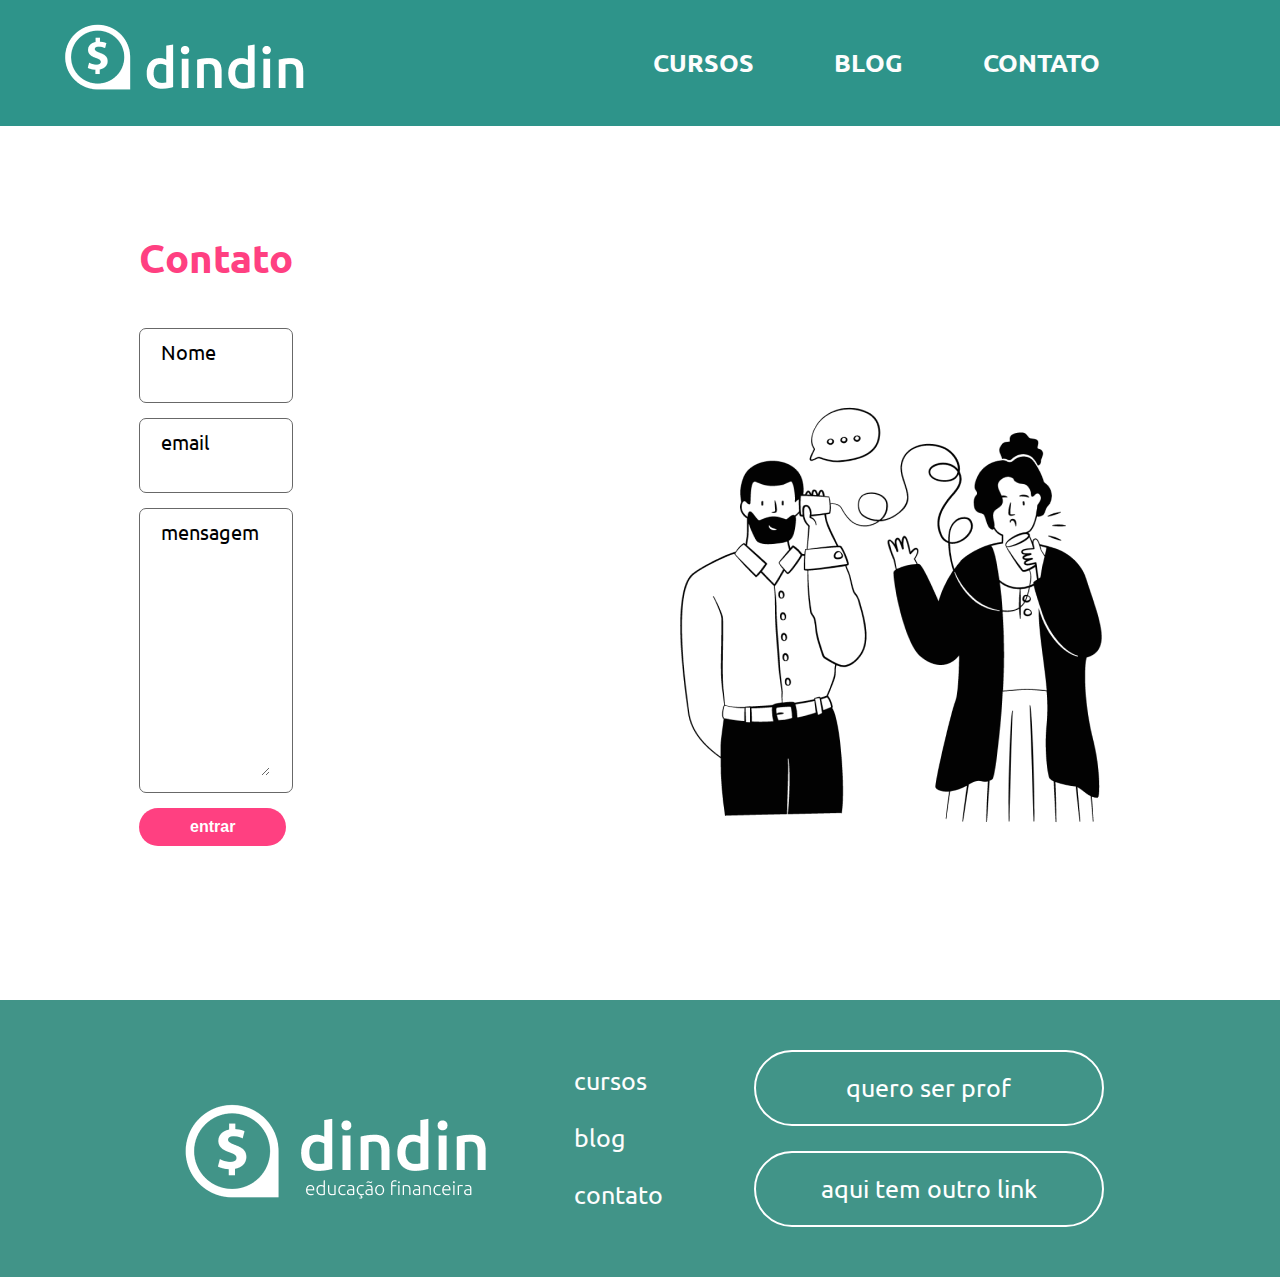
<file: contato.html>
<!DOCTYPE html>
<html lang="en">
<head>
    <meta charset="UTF-8">
    <meta http-equiv="X-UA-Compatible" content="IE=edge">
    <meta name="viewport" content="width=device-width, initial-scale=1.0">
    <title>DinDin</title>

    <link rel="stylesheet" href="./CSS/global.css">
    <link rel="stylesheet" href="./CSS/contato.css">
    <link rel="preconnect" href="https://fonts.googleapis.com">
    <link rel="preconnect" href="https://fonts.gstatic.com" crossorigin>
    <link href="https://fonts.googleapis.com/css2?family=Ubuntu:ital,wght@0,300;0,400;0,500;0,700;1,300;1,400;1,500;1,700&display=swap" rel="stylesheet">

</head>
<body>

    <header>
        <div class="container">

            <div>
                <a class="logo" href="./index.html">
                    <img src="./Imagens/logo-header.png" alt="logo dindin - Educação Financeira" title="dindin - Educação Financeira">
                </a>
            </div>

            <nav>
                <ul>
                    <li><a href="./cursos.html">Cursos</a></li>
                    <li><a href="./blog.html">Blog</a></li>
                    <li><a href="./contato.html">Contato</a></li>
                </ul>
            </nav>
        </div>
    </header>

    <main>

    
            <form action="" method="post">
                <fieldset>
                    <legend>Contato</legend>
                    
                    <div class="form">
                        <label for="nome">Nome</label>
                        <input type="text" id="nome">
                    </div>

                    <div class="form">
                        <label for="email">email</label>
                        <input type="text" id="email">
                    </div>

                    <div class="form">
                        <label for="msg">mensagem</label>
                        <textarea name="" id="msg" cols="30" rows="10"></textarea>
                    </div>

                    <div class="button">
                        <button type="submit" class="button">entrar</button>
                    </div>

                </fieldset>
            </form>        

    </main>

    <footer>
        <div class="container">
            <a class="logo" href="./index.html">
                <img src="./Imagens/logo-footer.png" alt="logo dindin" title="dindin- educação financeira">
            </a>
            
            <nav>
                <ul>
                    <li><a href="./cursos.html">Cursos</a></li>
                    <li><a href="./blog.html">Blog</a></li>
                    <li><a href="./contato.html">Contato</a></li>
                </ul>
            </nav>

            <div>
                <ul class="links">
                    <li><a href="./contato.html">Quero ser prof</a></li>
                    <li><a href="https://www.linkedin.com/in/guilherme-s-cardoso/">Aqui tem outro link</a></li>
                </ul>
            </div>

        </div>
    </footer>

</body>
</html>
</file>
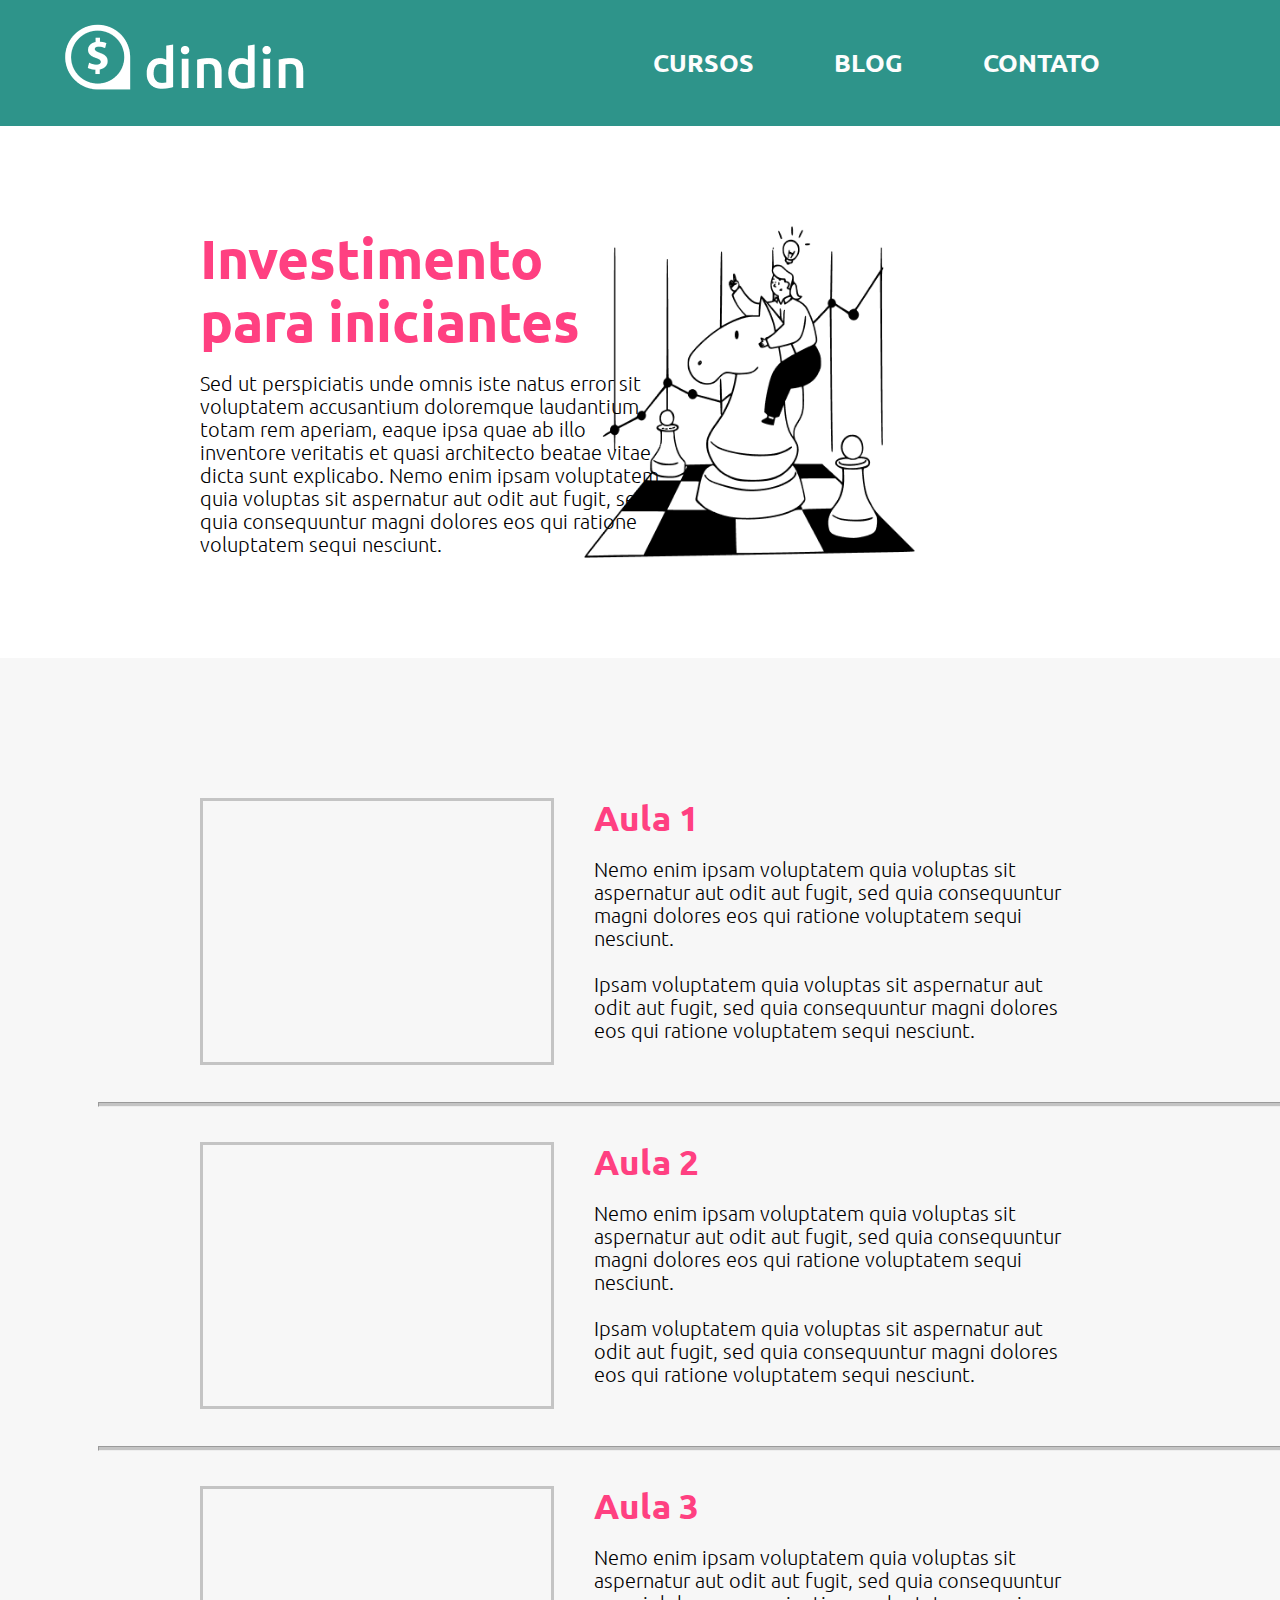
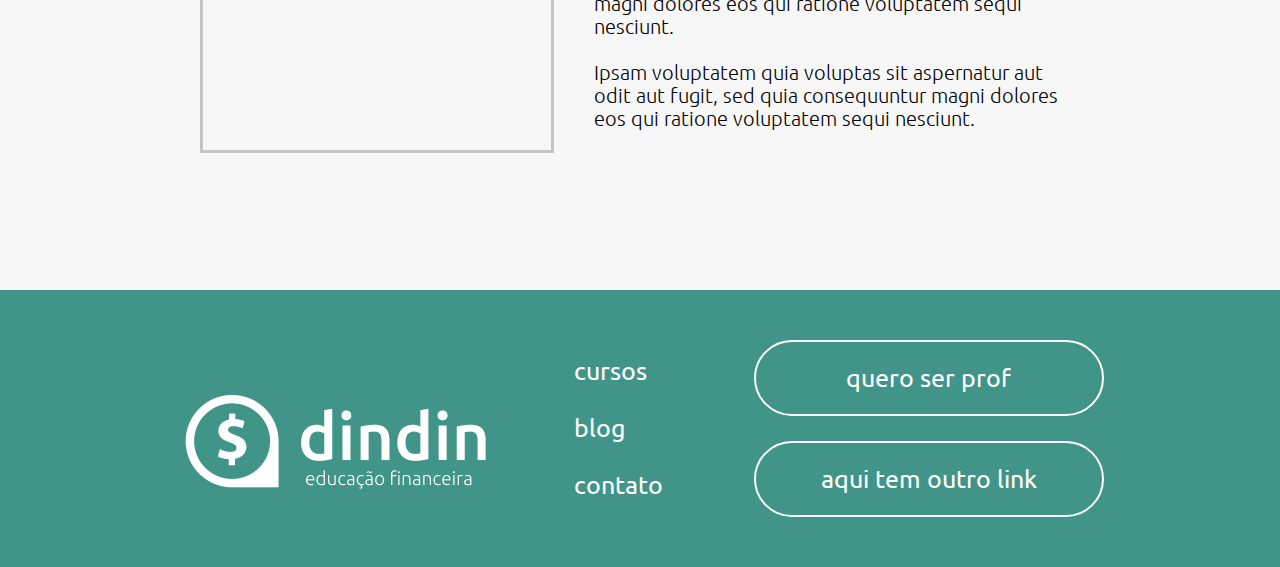
<file: curso.html>
<!DOCTYPE html>
<html lang="en">
<head>
    <meta charset="UTF-8">
    <meta http-equiv="X-UA-Compatible" content="IE=edge">
    <meta name="viewport" content="width=device-width, initial-scale=1.0">
    <title>DinDin</title>

    <link rel="stylesheet" href="./CSS/global.css">
    <link rel="stylesheet" href="./CSS/curso.css">

    <link rel="preconnect" href="https://fonts.googleapis.com">
    <link rel="preconnect" href="https://fonts.gstatic.com" crossorigin>
    <link href="https://fonts.googleapis.com/css2?family=Ubuntu:ital,wght@0,300;0,400;0,500;0,700;1,300;1,400;1,500;1,700&display=swap" rel="stylesheet">

</head>
<body>

  <header>
        <div class="container">
          <div>
            <a class="logo" href="./index.html">
              <img src="./Imagens/logo-header.png" alt="logo dindin - Educação Financeira" title="dindin - Educação Financeira">
            </a>
          </div>
          <nav>
            <ul>
              <li><a href="./cursos.html">Cursos</a></li>
              <li><a href="./blog.html">Blog</a></li>
              <li><a href="./contato.html">Contato</a></li>
            </ul>
          </nav>
        </div>
  </header>
    
     
  <main>

    <section class="banner">
        <h1>Investimento para iniciantes</h1>
        <p>Sed ut perspiciatis unde omnis iste natus error sit voluptatem accusantium doloremque laudantium, totam rem aperiam, eaque ipsa quae ab illo inventore veritatis et quasi architecto beatae vitae dicta sunt explicabo. Nemo enim ipsam voluptatem quia voluptas sit aspernatur aut odit aut fugit, sed quia consequuntur magni dolores eos qui ratione voluptatem sequi nesciunt. </p>
    </section>

    <div class="aulas">
      <article>
        <video src="" width="320" height="240" ></video>
        <section>
          <h2>Aula 1</h2>
          <p>Nemo enim ipsam voluptatem quia voluptas sit aspernatur aut odit aut fugit, sed quia consequuntur magni dolores eos qui ratione voluptatem sequi nesciunt. <br><br>

            Ipsam voluptatem quia voluptas sit aspernatur aut odit aut fugit, sed quia consequuntur magni dolores eos qui ratione voluptatem sequi nesciunt. </p>
        </section>
      </article>

      <hr>

      <article>
        <video src="" width="320" height="240" ></video>
        <section>
          <h2>Aula 2</h2>
          <p>Nemo enim ipsam voluptatem quia voluptas sit aspernatur aut odit aut fugit, sed quia consequuntur magni dolores eos qui ratione voluptatem sequi nesciunt. <br><br>

            Ipsam voluptatem quia voluptas sit aspernatur aut odit aut fugit, sed quia consequuntur magni dolores eos qui ratione voluptatem sequi nesciunt. </p>
        </section>
      </article>

      <hr>

      <article>
        <video src="" width="320" height="240" ></video>
        <section>
          <h2>Aula 3</h2>
          <p>Nemo enim ipsam voluptatem quia voluptas sit aspernatur aut odit aut fugit, sed quia consequuntur magni dolores eos qui ratione voluptatem sequi nesciunt. <br><br>

            Ipsam voluptatem quia voluptas sit aspernatur aut odit aut fugit, sed quia consequuntur magni dolores eos qui ratione voluptatem sequi nesciunt. </p>
        </section>
      </article>

    </div>


  </main>

    <footer>
        <div class="container">
            <a class="logo" href="./index.html">
                <img src="./Imagens/logo-footer.png" alt="logo dindin" title="dindin- educação financeira">
            </a>
            
            <nav>
                <ul>
                    <li><a href="./cursos.html">Cursos</a></li>
                    <li><a href="./blog.html">Blog</a></li>
                    <li><a href="./contato.html">Contato</a></li>
                </ul>
            </nav>

            <div>
                <ul class="links">
                    <li><a href="./contato.html">Quero ser prof</a></li>
                    <li><a href="https://www.linkedin.com/in/guilherme-s-cardoso/">Aqui tem outro link</a></li>
                </ul>
            </div>

        </div>
    </footer>

</body>
</html>
</file>
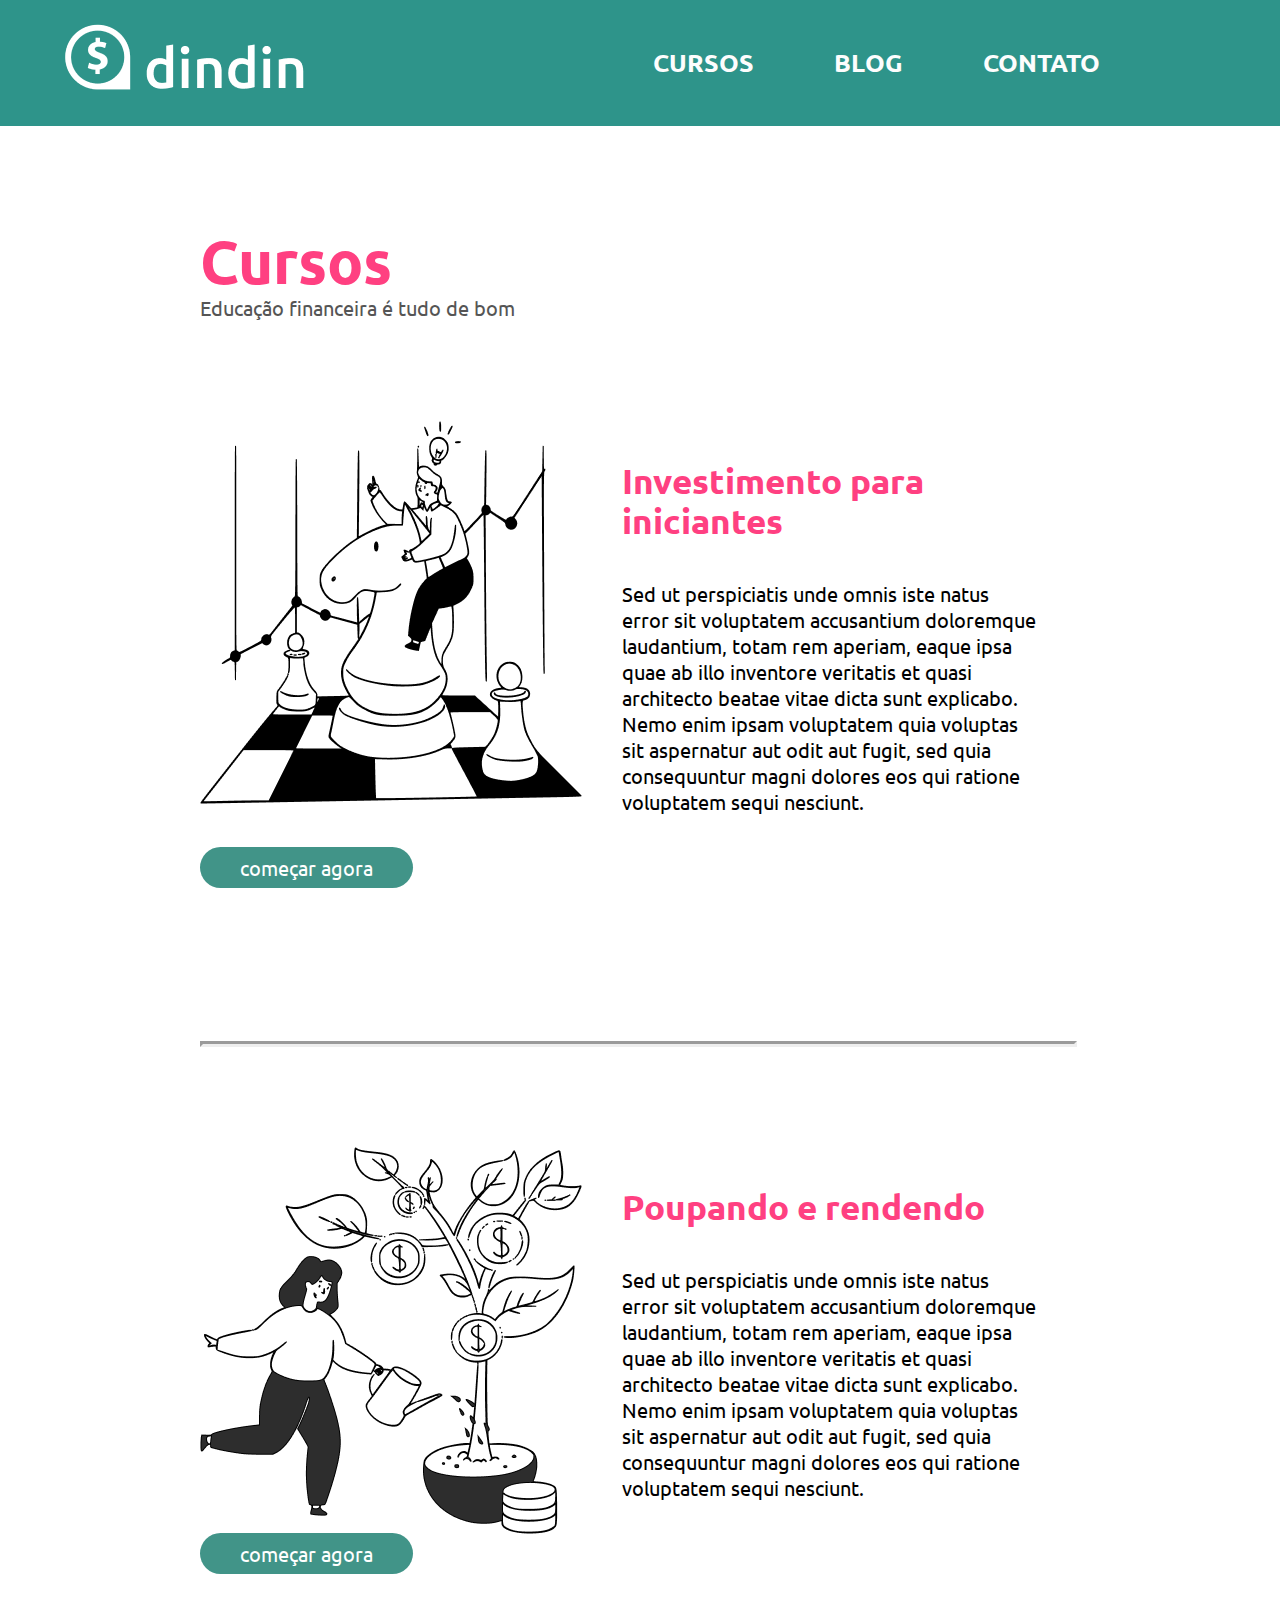
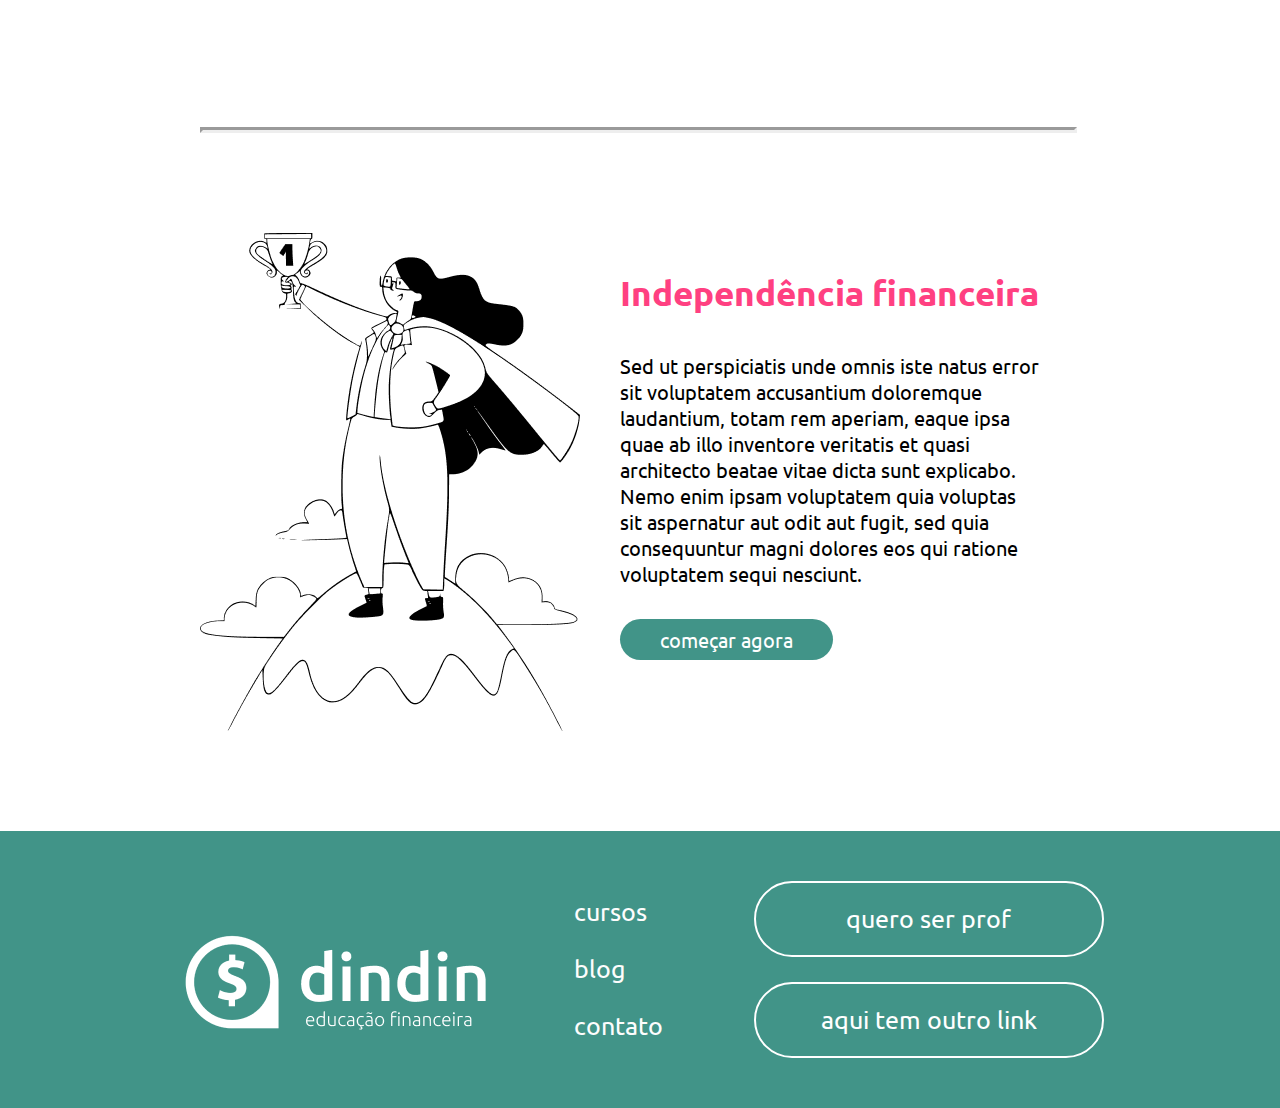
<file: cursos.html>
<!DOCTYPE html>
<html lang="en">
<head>
    <meta charset="UTF-8">
    <meta http-equiv="X-UA-Compatible" content="IE=edge">
    <meta name="viewport" content="width=device-width, initial-scale=1.0">
    <title>DinDin</title>

    <link rel="stylesheet" href="./CSS/global.css">
    <link rel="stylesheet" href="./CSS/cursos.css">

    <link rel="preconnect" href="https://fonts.googleapis.com">
    <link rel="preconnect" href="https://fonts.gstatic.com" crossorigin>
    <link href="https://fonts.googleapis.com/css2?family=Ubuntu:ital,wght@0,300;0,400;0,500;0,700;1,300;1,400;1,500;1,700&display=swap" rel="stylesheet">

</head>
<body>

  <header>
        <div class="container">
          <div>
            <a class="logo" href="./index.html">
              <img src="./Imagens/logo-header.png" alt="logo dindin - Educação Financeira" title="dindin - Educação Financeira">
            </a>
          </div>

          <nav>
            <ul>
              <li><a href="./cursos.html">Cursos</a></li>
              <li><a href="./blog.html">Blog</a></li>
              <li><a href="./contato.html">Contato</a></li>
            </ul>
          </nav>
        </div>
  </header>
 
  <main>

    <div>
      <h1>Cursos</h1>
      <p>Educação financeira é tudo de bom</p>
    </div>

    <article>
      <img src="./Imagens/ilustra-poupando.png" alt="">
      <h2>Investimento para iniciantes</h2>
      <p>Sed ut perspiciatis unde omnis iste natus error sit voluptatem accusantium doloremque laudantium, totam rem aperiam, eaque ipsa quae ab illo inventore veritatis et quasi architecto beatae vitae dicta sunt explicabo. Nemo enim ipsam voluptatem quia voluptas sit aspernatur aut odit aut fugit, sed quia consequuntur magni dolores eos qui ratione voluptatem sequi nesciunt. </p>
      <a href="./curso.html">Começar agora</a>
    </article>

    <hr>

    <section>
      <article>
        <img src="./Imagens/ilustra-investimento.png" alt="">
        <h2>Poupando e rendendo</h2>
        <p>Sed ut perspiciatis unde omnis iste natus error sit voluptatem accusantium doloremque laudantium, totam rem aperiam, eaque ipsa quae ab illo inventore veritatis et quasi architecto beatae vitae dicta sunt explicabo. Nemo enim ipsam voluptatem quia voluptas sit aspernatur aut odit aut fugit, sed quia consequuntur magni dolores eos qui ratione voluptatem sequi nesciunt. </p>
        <a href="">Começar agora</a>
      </article>
    </section>

    <hr>
    
    <article>
      <img src="./Imagens/ilustra-independencia.png" alt="">
      <h2>Independência financeira</h2>
      <p>Sed ut perspiciatis unde omnis iste natus error sit voluptatem accusantium doloremque laudantium, totam rem aperiam, eaque ipsa quae ab illo inventore veritatis et quasi architecto beatae vitae dicta sunt explicabo. Nemo enim ipsam voluptatem quia voluptas sit aspernatur aut odit aut fugit, sed quia consequuntur magni dolores eos qui ratione voluptatem sequi nesciunt. </p>
      <a href="">Começar agora</a>
    </article>

  </main>

  <footer>
        <div class="container">
            <a class="logo" href="./index.html">
                <img src="./Imagens/logo-footer.png" alt="logo dindin" title="dindin- educação financeira">
            </a>
            
              <nav>
                <ul>
                    <li><a href="./cursos.html">Cursos</a></li>
                    <li><a href="./blog.html">Blog</a></li>
                    <li><a href="./contato.html">Contato</a></li>
                </ul>
              </nav>

              <div>
                <ul class="links">
                    <li><a href="./contato.html">Quero ser prof</a></li>
                    <li><a href="https://www.linkedin.com/in/guilherme-s-cardoso/">Aqui tem outro link</a></li>
                </ul>
              </div>

        </div>
  </footer>

</body>
</html>
</file>
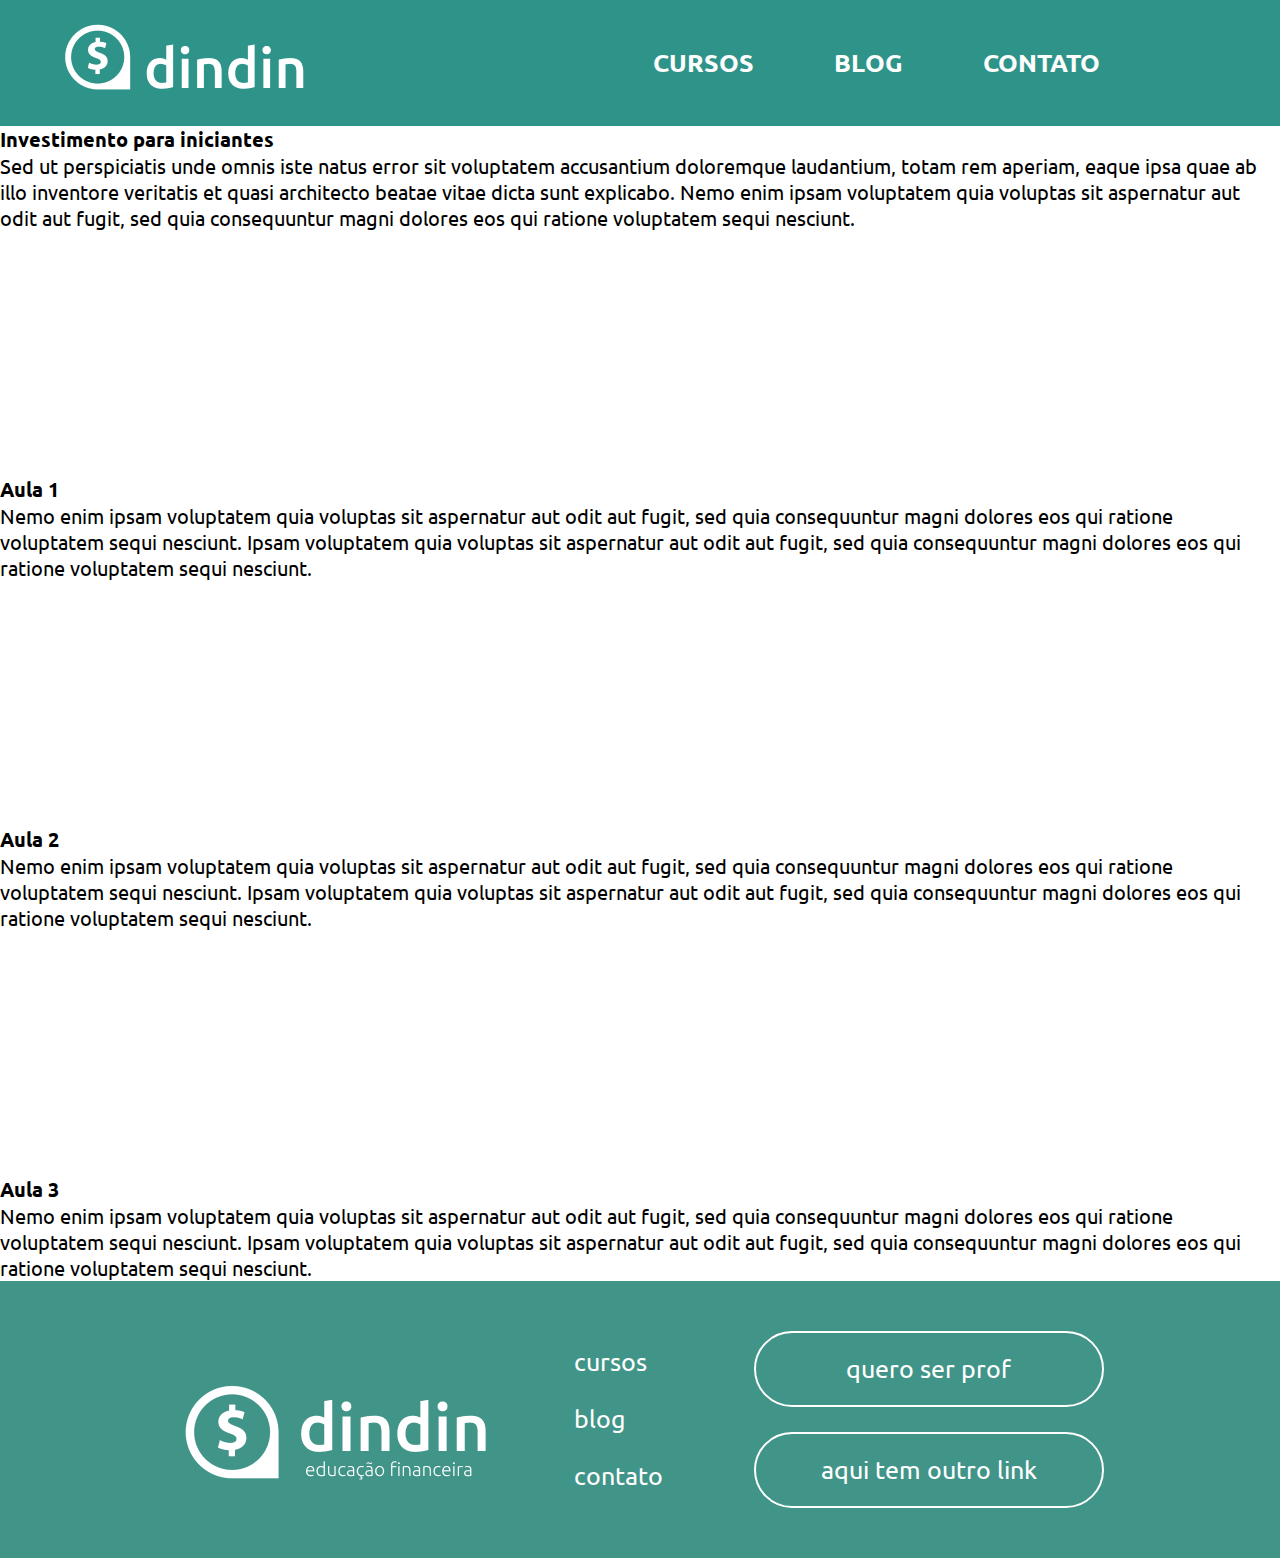
<file: iniciantes.html>
<!DOCTYPE html>
<html lang="en">
<head>
    <meta charset="UTF-8">
    <meta http-equiv="X-UA-Compatible" content="IE=edge">
    <meta name="viewport" content="width=device-width, initial-scale=1.0">
    <title>DinDin</title>

    <link rel="stylesheet" href="/assets/CSS/global.css">
    <link rel="stylesheet" href="/assets/CSS/style.css">

    <link rel="preconnect" href="https://fonts.googleapis.com">
    <link rel="preconnect" href="https://fonts.gstatic.com" crossorigin>
    <link href="https://fonts.googleapis.com/css2?family=Ubuntu:ital,wght@0,300;0,400;0,500;0,700;1,300;1,400;1,500;1,700&display=swap" rel="stylesheet">

</head>
<body>

  <header>
        <div class="container">
          <div>
            <a class="logo" href="./index.html">
              <img src="./assets/Imagens/logo-header.png" alt="logo dindin - Educação Financeira" title="dindin - Educação Financeira">
            </a>
          </div>
          <nav>
            <ul>
              <li><a href="./cursos.html">Cursos</a></li>
              <li><a href="./blog.html">Blog</a></li>
              <li><a href="./contato.html">Contato</a></li>
            </ul>
          </nav>
        </div>
  </header>
    
     
  <main>

    <section class="banner">

      <h1>Investimento para iniciantes</h1>

      <p>Sed ut perspiciatis unde omnis iste natus error sit voluptatem accusantium doloremque laudantium, totam rem aperiam, eaque ipsa quae ab illo inventore veritatis et quasi architecto beatae vitae dicta sunt explicabo. Nemo enim ipsam voluptatem quia voluptas sit aspernatur aut odit aut fugit, sed quia consequuntur magni dolores eos qui ratione voluptatem sequi nesciunt. </p>
    
    </section>

    <div class="aulas">
      <article>
        <video src="" width="320" height="240" ></video>
        <section>
          <h2>Aula 1</h2>
          <p>Nemo enim ipsam voluptatem quia voluptas sit aspernatur aut odit aut fugit, sed quia consequuntur magni dolores eos qui ratione voluptatem sequi nesciunt. 

            Ipsam voluptatem quia voluptas sit aspernatur aut odit aut fugit, sed quia consequuntur magni dolores eos qui ratione voluptatem sequi nesciunt. </p>
        </section>
      </article>

      <article>
        <video src="" width="320" height="240" ></video>
        <section>
          <h2>Aula 2</h2>
          <p>Nemo enim ipsam voluptatem quia voluptas sit aspernatur aut odit aut fugit, sed quia consequuntur magni dolores eos qui ratione voluptatem sequi nesciunt. 

            Ipsam voluptatem quia voluptas sit aspernatur aut odit aut fugit, sed quia consequuntur magni dolores eos qui ratione voluptatem sequi nesciunt. </p>
        </section>
      </article>

      <article>
        <video src="" width="320" height="240" ></video>
        <section>
          <h2>Aula 3</h2>
          <p>Nemo enim ipsam voluptatem quia voluptas sit aspernatur aut odit aut fugit, sed quia consequuntur magni dolores eos qui ratione voluptatem sequi nesciunt. 

            Ipsam voluptatem quia voluptas sit aspernatur aut odit aut fugit, sed quia consequuntur magni dolores eos qui ratione voluptatem sequi nesciunt. </p>
        </section>
      </article>

    </div>


  </main>

    <footer>
        <div class="container">
            <a class="logo" href="./index.html">
                <img src="/assets/Imagens/logo-footer.png" alt="logo dindin" title="dindin- educação financeira">
            </a>
            
            <nav>
                <ul>
                    <li><a href="./cursos.html">Cursos</a></li>
                    <li><a href="./blog.html">Blog</a></li>
                    <li><a href="./contato.html">Contato</a></li>
                </ul>
            </nav>

            <div>
                <ul class="links">
                    <li><a href="contato.html">Quero ser prof</a></li>
                    <li><a href="https://www.linkedin.com/in/guilherme-s-cardoso/">Aqui tem outro link</a></li>
                </ul>
            </div>

        </div>
    </footer>

</body>
</html>
</file>
<file: CSS/global.css>
*{
    padding: 0;
    margin: 0;
    font-size: 20px;
}

body {
    text-decoration: none;
    font-family:'Ubuntu';
    align-items: center;
}

header {
    background: #2e948a;
    display: flex;
    justify-content: center;
    align-items: center;
    size: 100%;
}
  
  
.logo {
    margin: 1.25rem 0;
}

.container {
    min-width: 90%;
    max-width: 100%;
    display: flex;
    justify-content: space-between;
    box-sizing: content-box;
    padding: 0 1.25rem;
    flex-wrap: wrap;
    align-items: center;
}
 
header nav ul {
    list-style: none;
    display: flex;
    justify-content: center;
    align-items: center;
    align-content: center;
    height: 100%;
    margin: 0.313rem 3.813rem;
}

header nav li {
    margin: 2rem;
}

header nav a {
    text-decoration: dashed;
    color: #fdfdfd;
    font-size: 1.25rem;
    font-weight: 700;
    text-transform: uppercase;
}

footer {
    background: #419488;
    display: flex;
    justify-content: center;
}

footer .logo {
    margin-top: 3rem;
    padding-left: 6rem;
}

footer ul {
    margin: 1.875rem 0;
    padding: 0;
}

footer ul li {
    padding: 0.625rem;
    list-style: none;
}
 
footer a {
    text-decoration: dashed;
    color: #fdfdfd;
    font-size: 1.25rem;
    font-weight: 400;
    text-transform: lowercase;
}

.links {
    padding-right: 5rem;
}

.links a {
    border: 2px solid #fff;
    border-radius: 62px;
    padding: 1rem 3.25rem;
    display: block;
    text-align: center;
    color: #fff;
    text-transform: lowercase;
}
</file>
<file: CSS/contato.css>
main {
    padding-top: 105px;
}

form {
    background: url(../Imagens/ilustra-contato.png) 80% 50% no-repeat;
    display: block;
    width: 100%;
    box-sizing: border-box;
    padding: 0 50rem 6.95rem 6.95rem;
}

fieldset {
    border: none;
}

legend {
    color: #ff4081;
    font-size: 40px;
    font-weight: 700;
    float: left;
    margin: 0 0 44px;
}

form div {
    clear: both;
    box-sizing: border-box;
    width: 100%;
    margin: 0 0 15px;
}

.form {
    width: 100%;
    width: 100%;
    border: 1px solid #686868;
    outline: 0;
    border-radius: 7px;
    padding: 10px 21px;
    box-sizing: border-box;
}

form input, textarea {
    width: 100%;
    border: 1px solid transparent;
    outline: 0;
    border-radius: 7px;
    box-sizing: border-box;
    
}


form button {
    background: #ff4081;
    color: white;
    padding: 10px 51px;
    border: none;
    border-radius: 50px;
    font-size: 16px;
    font-weight: 800;

}
</file>
<file: CSS/curso.css>
.banner {
    background: url(../Imagens/ilustra-poupando.png) 70% 50% no-repeat;
    background-size:contain;
    margin: 5rem 10rem 5rem 10rem;
}

section h1 {
    font-weight: 700;
    font-size: 55px;
    line-height: 63px;
    color: #ff4081;
    width: 461px;
    padding-bottom: 1rem;
}

.banner p {
    width: 461px;
    height: 186px;
    left: 202px;
    top: 358px;

    font-weight: 300;
    font-size: 20px;
    line-height: 23px;
    align-items: center;
}

.aulas {
    background: #f7f7f7;
    padding: 5rem 10rem 5rem 10rem;
}

.aulas article {
    display: flex;
    margin-top: 2rem;
}

.aulas article video {
    width: 462px;
    height: 261px;
    left: 128px;
    top: 2467px;
    border: 3px solid  #C4C4C4;
    background:transparent;
}

.aulas section {
    margin-left: 2rem;
    margin-bottom: 3rem;
}
.aulas section h2 {
    margin-bottom: 1rem;
    font-weight: 700;
    font-size: 35px;
    line-height: 40px;
    color: #FF4081;
}

.aulas section p {
    font-weight: 300;
    font-size: 20px;
    line-height: 23px;
    align-items: center;
    color: #000000;
}

hr {
    position: absolute;
    width: 1244px;
    height: 3px;
    left: 98px;
    background: #C4C4C4;
}
</file>
<file: CSS/cursos.css>
main {
    margin: 5rem 10rem;
    overflow: auto;
}

main div {
    margin-bottom: 5rem;
}

main div h1 {
    font-size: 60px;
    color: #ff4081;
    line-height: 69px;
}

main div p {
    color: #555555;
    font-size: 20px;
    font-weight: 400;
}



article h2 {
    color: #ff4081;
    font-size: 35px;
    line-height: 40px;
    font-weight: 700;
    padding-top: 2rem;
}

article img {
    float: left;
    margin-right: 2rem;
}

article p {
    margin: 2rem;
}
article a {
    background: #419488;
    color: white;
    border-radius: 62px;
    border: none;
    padding: 8px 40px;
    text-decoration: dashed;
    text-transform: lowercase;
}

hr {
    margin-top: 8rem;
    margin-bottom: 5rem;
    border-width: 3px;
    width: 99%;
    border-style: inset;
}
</file>
<file: assets/CSS/global.css>
*{
    padding: 0;
    margin: 0;
    font-size: 20px;
}

body {
    text-decoration: none;
    font-family:'Ubuntu';
    align-items: center;
}

header {
    background: #2e948a;
    display: flex;
    justify-content: center;
    align-items: center;
    size: 100%;
}
  
  
.logo {
    margin: 1.25rem 0;
}

.container {
    min-width: 90%;
    max-width: 100%;
    display: flex;
    justify-content: space-between;
    box-sizing: content-box;
    padding: 0 1.25rem;
    flex-wrap: wrap;
    align-items: center;
}
 
header nav ul {
    list-style: none;
    display: flex;
    justify-content: center;
    align-items: center;
    align-content: center;
    height: 100%;
    margin: 0.313rem 3.813rem;
}

header nav li {
    margin: 2rem;
}

header nav a {
    text-decoration: dashed;
    color: #fdfdfd;
    font-size: 1.25rem;
    font-weight: 700;
    text-transform: uppercase;
}

footer {
    background: #419488;
    display: flex;
    justify-content: center;
}

footer .logo {
    margin-top: 3rem;
    padding-left: 6rem;
}

footer ul {
    margin: 1.875rem 0;
    padding: 0;
}

footer ul li {
    padding: 0.625rem;
    list-style: none;
}
 
footer a {
    text-decoration: dashed;
    color: #fdfdfd;
    font-size: 1.25rem;
    font-weight: 400;
    text-transform: lowercase;
}

.links {
    padding-right: 5rem;
}

.links a {
    border: 2px solid #fff;
    border-radius: 62px;
    padding: 1rem 3.25rem;
    display: block;
    text-align: center;
    color: #fff;
    text-transform: lowercase;
}
</file>
<file: assets/CSS/style.css>
* {
    padding: 0;
    margin: 0;
}


.container-top {
    display: flex;
    justify-content: space-between;
    vertical-align: middle;
    min-width: 70%;
    max-width: 95%;
    margin-right: 10%;
    margin-top: 5rem;
    margin-left: 10%;
    margin-right: 20%;
}

.container-top h1 {
    width: 488px;
    color: #FF4081;
    font-family: 'Ubuntu';
    font-weight: 700;
    font-size: 3rem;
    line-height: 69px;   
    padding-bottom: 1rem;
}

.container-top p {
    font-size: 1.35rem;
    font-weight: 400;
    color: #555555;
}

.container-top a {
    border: 2px solid #FF4081;
    border-radius: 62px;
    text-decoration: none;
    color: #FF4081;
    text-align: center;
    font-weight: 400;
    font-size: 27px;
    display: block;
    margin-top: 1.9rem;
    padding: 0.45rem;
    max-width: 13rem;
    margin-bottom: 12rem;
    text-transform: lowercase;
}

.container-top img {
    display: flex;
}

.cursos {
    background-color: #f6f6f6;
    display: flex;
    padding: 6rem;
    justify-content: space-between;
}

.cursos-index img {
    max-width: 288px;
    max-height: 270px;
}

.cursos-index a {
    border: 2px solid #ff4081;
    border-radius: 62px;
    color: #fff;
    background-color: #FF4081;
    padding: 0.75rem 2.5rem;
    text-decoration: dashed;
    text-transform: lowercase;
    font-size: 20px;
    font-weight: 400;
    align-items: center;
    margin-top: 1.3rem;
    justify-content: center;
}

.cursos-index h3 {
    padding-top: 2rem;
    color: #FF4081;
    font-size: 25px;
    font-weight: 700;
    line-height: 28.73px;
}

.cursos-index p {
    padding-top: 1.155rem;
    padding-bottom: 2rem;
    font-size: 17px;
    width: 293px;
    justify-content: center;
}

.cursos-index {
    display: block;
    justify-content: center;
    align-items: center;
    align-content: center;
    text-align: center;
} 

#about-us {
    font-size: 37px;
    color: #009688;
    text-transform:uppercase ;
    font-weight: 700;
    margin: 5rem;
    margin-bottom: 3rem;
}

.sobre-nos {
    display: flex;
    padding-left: 5rem;
    padding-right: 5rem;
    
}

#sobre-nos-topico {
    display: flex;
    padding-bottom: 3rem;
    padding-right: 15rem;
}

#sobre-nos-topico img {
    max-width: 104px;
    max-height: 104px;
}

#sobre-nos-topico div{
    font-size: 18px;
    padding: 1.5rem;
    width: 420px;
    text-align: left;
    align-items: center;
}

#mais-conteudo {
    background-color: #f7f7f7;
    padding: 5rem;
    text-align: center;
}

.mais-conteudo {
    display: flex;
    padding-top: 5rem;
    justify-content: space-between;
}

#mais-conteudo-title {
    font-style: normal;
    font-weight: 700;
    font-size: 37px;
    line-height: 43px;
    color: #009688;
    text-align: left;
    padding-left: 5rem;
}

#mais-conteudo img {
    width: 319px;
    height: 193px;
    left: 128px;
    top: 2467px;
    background: #C4C4C4;
}

#mais-conteudo h3 {
    color: #009688;
    font-size: 27px;
}

#mais-conteudo div {
    padding-top: 1rem;
    font-size: 18px;
    width: 319px;
    text-align: left;
    justify-content: space-between;
    padding-bottom: 5rem;
}

.mais-conteudo article {
    padding-right: 5rem;
    padding-left: 5rem;
}

#mais-conteudo a {
    border: 2px solid #ff4081;
    border-radius: 62px;
    color: #ff4081;
    background-color:transparent;
    padding: 0.35rem 2.5rem;
    text-decoration: dashed;
    text-transform: lowercase;
    font-size: 20px;
    font-weight: 400;
}
</file>
